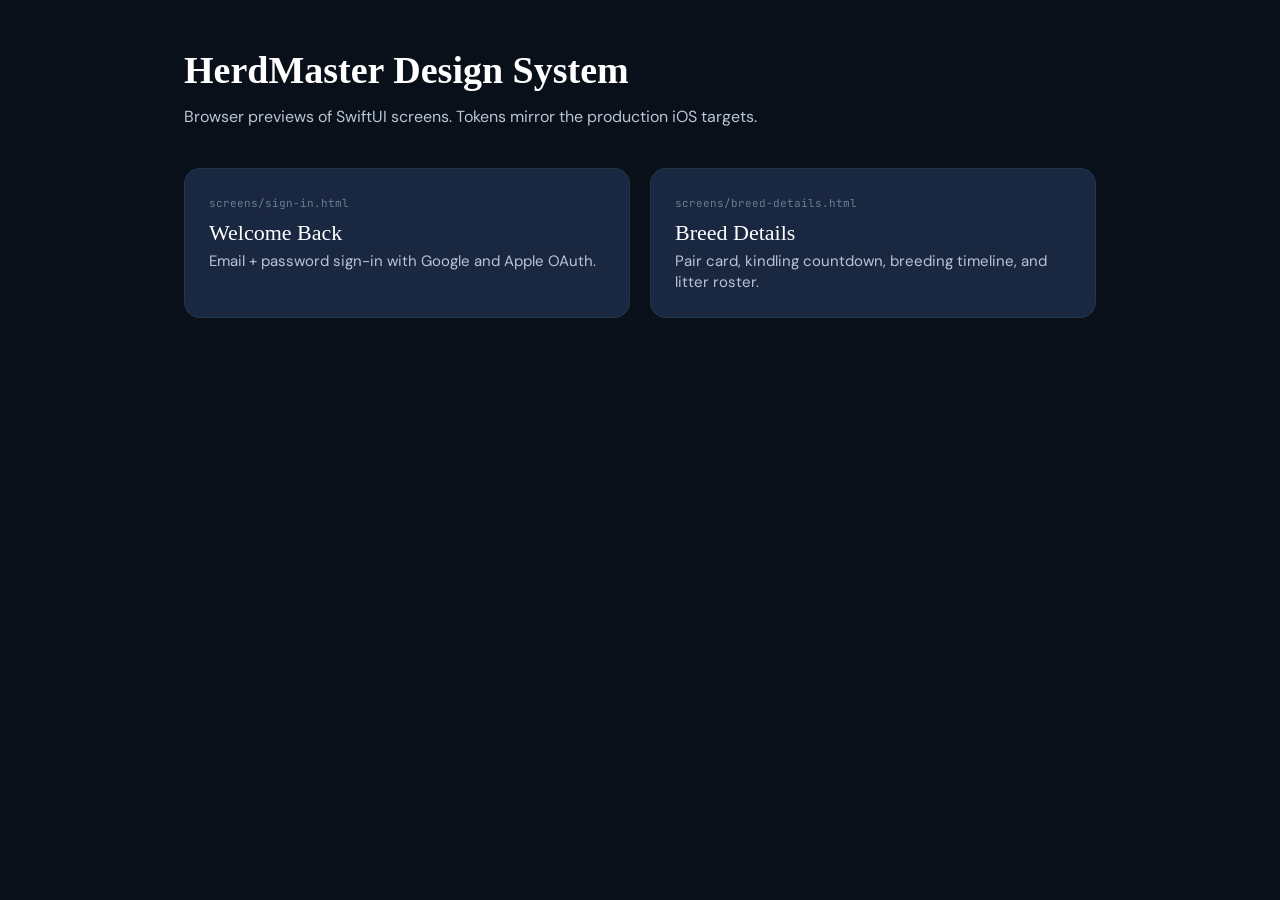
<file: Design/index.html>
<!DOCTYPE html>
<html lang="en">
<head>
<meta charset="UTF-8">
<meta name="viewport" content="width=device-width, initial-scale=1.0">
<title>HerdMaster — Design System</title>
<link rel="preconnect" href="https://fonts.googleapis.com">
<link rel="preconnect" href="https://fonts.gstatic.com" crossorigin>
<link href="https://fonts.googleapis.com/css2?family=DM+Serif+Display&family=DM+Sans:wght@400;500;700&family=Manrope:wght@400;500;700&family=JetBrains+Mono:wght@400;500&display=swap" rel="stylesheet">
<link rel="stylesheet" href="theme/index.css">
<style>
.hub { max-width: 960px; margin: 0 auto; padding: var(--space-12) var(--space-6); }
.hub__title { font-family: var(--font-display); font-size: var(--text-display-lg); margin-bottom: var(--space-3); }
.hub__intro { color: var(--color-text-secondary); font-size: var(--text-body-lg); line-height: var(--leading-normal); margin-bottom: var(--space-10); }
.hub__grid { display: grid; grid-template-columns: repeat(auto-fit, minmax(320px, 1fr)); gap: var(--space-5); }
.hub__card { background: var(--color-surface-card-solid); border: 1px solid var(--color-border-input); border-radius: var(--radius-lg); padding: var(--space-6); text-decoration: none; color: inherit; transition: border-color var(--duration-fast) var(--ease), transform var(--duration-fast) var(--ease); }
.hub__card:hover { border-color: var(--color-accent-shadow); transform: translateY(-2px); }
.hub__card-eyebrow { font-family: var(--font-mono); font-size: var(--text-micro); color: var(--color-text-muted); margin-bottom: var(--space-2); }
.hub__card-title { font-family: var(--font-display); font-size: var(--text-heading); margin-bottom: var(--space-2); }
.hub__card-desc { color: var(--color-text-secondary); font-size: var(--text-body); line-height: var(--leading-normal); }
</style>
</head>
<body>
<div class="hub">
    <h1 class="hub__title">HerdMaster Design System</h1>
    <p class="hub__intro">Browser previews of SwiftUI screens. Tokens mirror the production iOS targets.</p>
    <div class="hub__grid">
        <a class="hub__card" href="screens/sign-in.html">
            <div class="hub__card-eyebrow">screens/sign-in.html</div>
            <div class="hub__card-title">Welcome Back</div>
            <div class="hub__card-desc">Email + password sign-in with Google and Apple OAuth.</div>
        </a>
        <a class="hub__card" href="screens/breed-details.html">
            <div class="hub__card-eyebrow">screens/breed-details.html</div>
            <div class="hub__card-title">Breed Details</div>
            <div class="hub__card-desc">Pair card, kindling countdown, breeding timeline, and litter roster.</div>
        </a>
    </div>
</div>
</body>
</html>
</file>
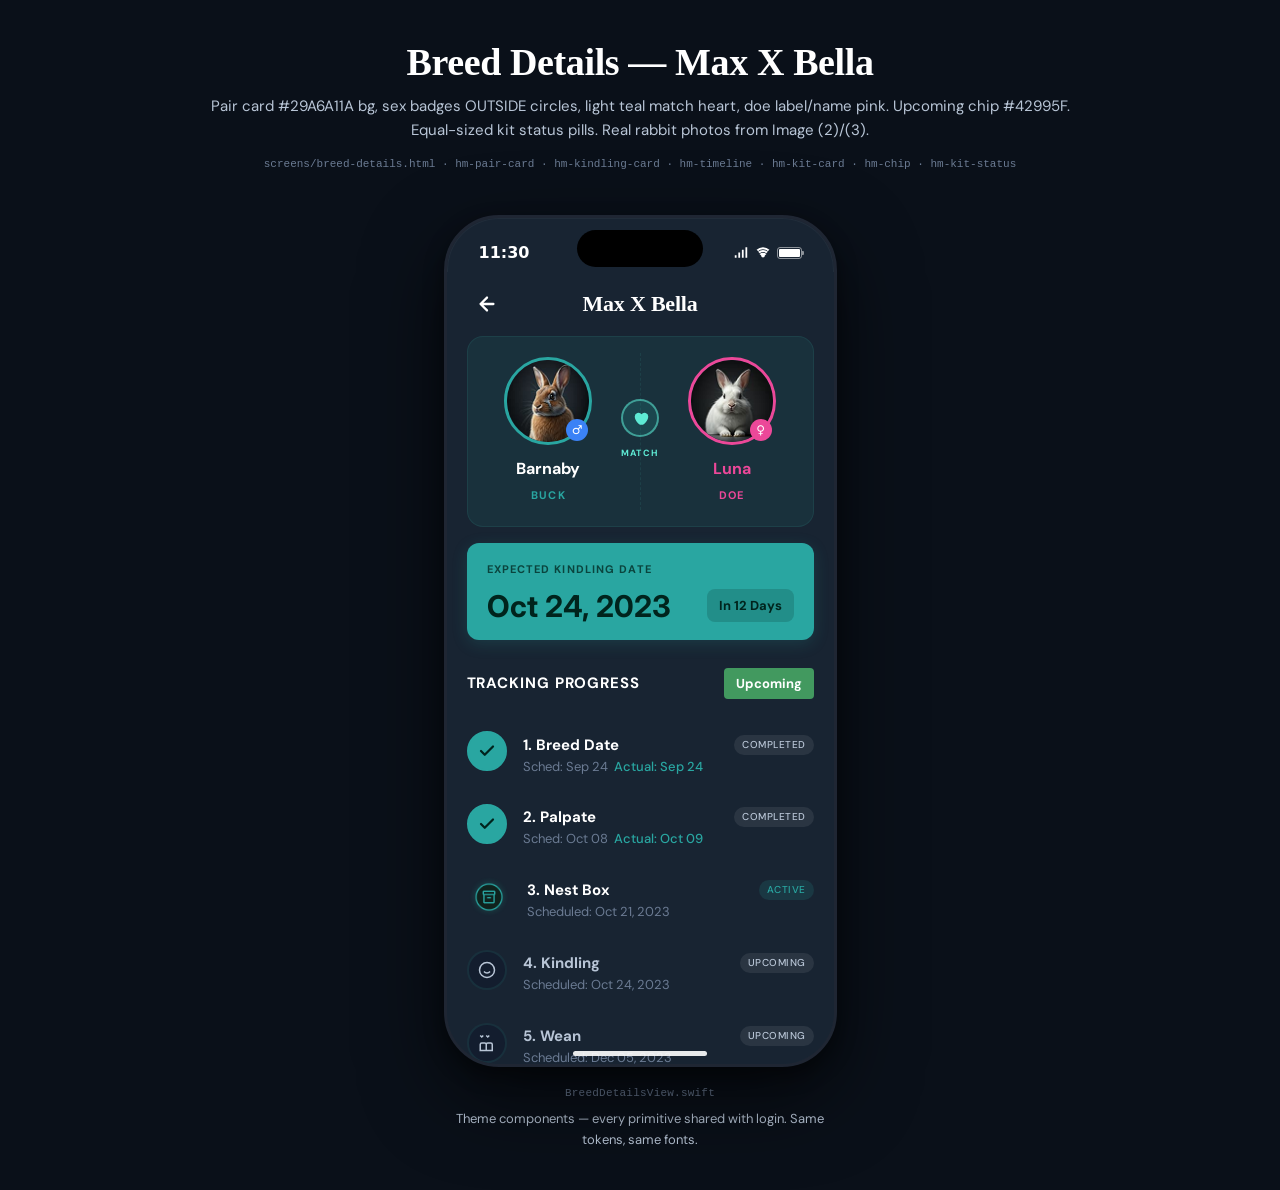
<file: Design/screens/breed-details.html>
<!DOCTYPE html>
<html lang="en">
<head>
<meta charset="UTF-8">
<meta name="viewport" content="width=device-width, initial-scale=1.0">
<title>HerdMaster — Breed Details</title>
<link rel="preconnect" href="https://fonts.googleapis.com">
<link rel="preconnect" href="https://fonts.gstatic.com" crossorigin>
<link href="https://fonts.googleapis.com/css2?family=DM+Serif+Display&family=DM+Sans:wght@400;500;700&family=Inter:wght@400;500;600;700&family=Manrope:wght@400;500;700&display=swap" rel="stylesheet">
<link rel="stylesheet" href="../theme/index.css">

<style>
.breed-details {
    flex: 1;
    overflow-y: auto;
    overscroll-behavior-y: contain;
    -webkit-overflow-scrolling: touch;
    scrollbar-width: none;
}
.breed-details::-webkit-scrollbar { display: none; }

.breed-details__body {
    padding: 0 var(--space-5) var(--space-8);
    display: flex;
    flex-direction: column;
    gap: var(--space-4);
}

.breed-details__section-header {
    display: flex;
    justify-content: space-between;
    align-items: center;
    padding-top: var(--space-3);
}
.breed-details__section-title {
    font-family: var(--font-body);
    font-weight: var(--weight-bold);
    font-size: var(--text-body);
    letter-spacing: 0.06em;
    text-transform: uppercase;
    color: var(--color-text-primary);
}
</style>
</head>
<body>

<div class="hm-page">
    <div class="hm-page__header">
        <h1>Breed Details — Max X Bella</h1>
        <p>Pair card #29A6A11A bg, sex badges OUTSIDE circles, light teal match heart, doe label/name pink. Upcoming chip #42995F. Equal-sized kit status pills. Real rabbit photos from Image (2)/(3).</p>
        <div class="hm-meta">screens/breed-details.html · hm-pair-card · hm-kindling-card · hm-timeline · hm-kit-card · hm-chip · hm-kit-status</div>
    </div>

    <div class="hm-device-grid">
        <div>
            <div class="hm-device">
                <div class="hm-statusbar">
                    <span class="hm-statusbar__time">11:30</span>
                    <div class="hm-statusbar__icons">
                        <svg viewBox="0 0 18 12"><path d="M2 9h2v3H2zM6 6h2v6H6zM10 3h2v9h-2zM14 0h2v12h-2z"/></svg>
                        <svg viewBox="0 0 16 12"><path d="M8 2.5c2 0 3.8.8 5.2 2L15 3a10 10 0 0 0-14 0l1.8 1.5C4.2 3.3 6 2.5 8 2.5zm0 3c1.4 0 2.6.5 3.5 1.3l1.8-1.5a8 8 0 0 0-10.6 0L4.5 6.8c1-.8 2.1-1.3 3.5-1.3zm0 3c.8 0 1.5.3 2 .7l1.8-1.5a6 6 0 0 0-7.6 0L6 9.2c.5-.4 1.2-.7 2-.7zm0 3a2 2 0 1 0 0-4 2 2 0 0 0 0 4z"/></svg>
                        <div class="hm-battery"><span class="hm-battery__fill"></span></div>
                    </div>
                </div>

                <div class="hm-screen">
                    <nav class="hm-navbar">
                        <button class="hm-navbar__back" aria-label="Back">
                            <svg viewBox="0 0 24 24" fill="none" stroke="currentColor" stroke-width="2.5" stroke-linecap="round" stroke-linejoin="round">
                                <path d="M19 12H5M12 19l-7-7 7-7"/>
                            </svg>
                        </button>
                        <h1 class="hm-navbar__title">Max X Bella</h1>
                        <button class="hm-navbar__action" aria-hidden="true"></button>
                    </nav>

                    <div class="breed-details">
                        <div class="breed-details__body">

                            <!-- Pair card -->
                            <div class="hm-pair-card">
                                <div class="hm-pair-card__side">
                                    <div class="hm-avatar hm-avatar--lg hm-avatar--buck">
                                        <img class="hm-avatar__img" src="../assets/photos/rabbit-barnaby.png" alt="Barnaby">
                                        <span class="hm-avatar__sex hm-avatar__sex--buck">♂</span>
                                    </div>
                                    <div class="hm-pair-card__name">Barnaby</div>
                                    <div class="hm-pair-card__sex-label">BUCK</div>
                                </div>

                                <div class="hm-pair-card__match">
                                    <div class="hm-pair-card__match-icon">
                                        <svg viewBox="0 0 24 24"><path d="M12 21s-7-4.5-7-11a5 5 0 0 1 9-3 5 5 0 0 1 9 3c0 6.5-7 11-7 11z"/></svg>
                                    </div>
                                    <div class="hm-pair-card__match-label">MATCH</div>
                                </div>

                                <div class="hm-pair-card__side">
                                    <div class="hm-avatar hm-avatar--lg hm-avatar--doe">
                                        <img class="hm-avatar__img" src="../assets/photos/rabbit-luna.png" alt="Luna">
                                        <span class="hm-avatar__sex hm-avatar__sex--doe">♀</span>
                                    </div>
                                    <div class="hm-pair-card__name hm-pair-card__name--doe">Luna</div>
                                    <div class="hm-pair-card__sex-label hm-pair-card__sex-label--doe">DOE</div>
                                </div>
                            </div>

                            <!-- Kindling card with Inter Bold 30/36px date -->
                            <div class="hm-kindling-card">
                                <div class="hm-kindling-card__label">EXPECTED KINDLING DATE</div>
                                <div class="hm-kindling-card__row">
                                    <div class="hm-kindling-card__date">Oct 24, 2023</div>
                                    <div class="hm-kindling-card__chip">In 12 Days</div>
                                </div>
                            </div>

                            <!-- Tracking Progress with #42995F Upcoming chip -->
                            <div class="breed-details__section-header">
                                <span class="breed-details__section-title">Tracking Progress</span>
                                <button class="hm-chip hm-chip--success">Upcoming</button>
                            </div>

                            <ol class="hm-timeline">
                                <li class="hm-timeline__item hm-timeline__item--completed">
                                    <span class="hm-timeline__marker">
                                        <svg viewBox="0 0 24 24" fill="none" stroke="currentColor" stroke-width="3" stroke-linecap="round" stroke-linejoin="round"><path d="M20 6L9 17l-5-5"/></svg>
                                    </span>
                                    <div class="hm-timeline__body">
                                        <div class="hm-timeline__row">
                                            <span class="hm-timeline__title">1. Breed Date</span>
                                            <span class="hm-badge hm-badge--neutral">COMPLETED</span>
                                        </div>
                                        <div class="hm-timeline__meta">
                                            Sched: Sep 24 &nbsp;<span class="hm-timeline__meta-accent">Actual: Sep 24</span>
                                        </div>
                                    </div>
                                </li>

                                <li class="hm-timeline__item hm-timeline__item--completed">
                                    <span class="hm-timeline__marker">
                                        <svg viewBox="0 0 24 24" fill="none" stroke="currentColor" stroke-width="3" stroke-linecap="round" stroke-linejoin="round"><path d="M20 6L9 17l-5-5"/></svg>
                                    </span>
                                    <div class="hm-timeline__body">
                                        <div class="hm-timeline__row">
                                            <span class="hm-timeline__title">2. Palpate</span>
                                            <span class="hm-badge hm-badge--neutral">COMPLETED</span>
                                        </div>
                                        <div class="hm-timeline__meta">
                                            Sched: Oct 08 &nbsp;<span class="hm-timeline__meta-accent">Actual: Oct 09</span>
                                        </div>
                                    </div>
                                </li>

                                <li class="hm-timeline__item hm-timeline__item--active">
                                    <span class="hm-timeline__marker hm-timeline__marker--image">
                                        <img src="../assets/icons/icon-nest-box.png" alt="Nest Box">
                                    </span>
                                    <div class="hm-timeline__body">
                                        <div class="hm-timeline__row">
                                            <span class="hm-timeline__title">3. Nest Box</span>
                                            <span class="hm-badge hm-badge--accent">ACTIVE</span>
                                        </div>
                                        <div class="hm-timeline__meta">Scheduled: Oct 21, 2023</div>
                                    </div>
                                </li>

                                <li class="hm-timeline__item hm-timeline__item--upcoming">
                                    <span class="hm-timeline__marker">
                                        <svg viewBox="0 0 24 24" fill="none" stroke="currentColor" stroke-width="2"><circle cx="12" cy="12" r="10"/><path d="M8 14s1.5 2 4 2 4-2 4-2M9 9h.01M15 9h.01"/></svg>
                                    </span>
                                    <div class="hm-timeline__body">
                                        <div class="hm-timeline__row">
                                            <span class="hm-timeline__title">4. Kindling</span>
                                            <span class="hm-badge hm-badge--neutral">UPCOMING</span>
                                        </div>
                                        <div class="hm-timeline__meta">Scheduled: Oct 24, 2023</div>
                                    </div>
                                </li>

                                <li class="hm-timeline__item hm-timeline__item--upcoming">
                                    <span class="hm-timeline__marker">
                                        <svg viewBox="0 0 24 24" fill="none" stroke="currentColor" stroke-width="2"><path d="M3 2l2 2 2-2M11 2l2 2 2-2M3 14a2 2 0 0 1 2-2h4a2 2 0 0 1 2 2v8H3v-8zM11 14a2 2 0 0 1 2-2h4a2 2 0 0 1 2 2v8h-8v-8z"/></svg>
                                    </span>
                                    <div class="hm-timeline__body">
                                        <div class="hm-timeline__row">
                                            <span class="hm-timeline__title">5. Wean</span>
                                            <span class="hm-badge hm-badge--neutral">UPCOMING</span>
                                        </div>
                                        <div class="hm-timeline__meta">Scheduled: Dec 05, 2023</div>
                                    </div>
                                </li>

                                <li class="hm-timeline__item hm-timeline__item--upcoming">
                                    <span class="hm-timeline__marker">
                                        <svg viewBox="0 0 24 24" fill="none" stroke="currentColor" stroke-width="2"><path d="M21 12a9 9 0 1 1-2.64-6.36L21 8M21 3v5h-5"/></svg>
                                    </span>
                                    <div class="hm-timeline__body">
                                        <div class="hm-timeline__row">
                                            <span class="hm-timeline__title">6. Rebreed</span>
                                            <span class="hm-badge hm-badge--neutral">UPCOMING</span>
                                        </div>
                                        <div class="hm-timeline__meta">Scheduled: Dec 12, 2023</div>
                                    </div>
                                </li>
                            </ol>

                            <!-- Litter section -->
                            <div class="breed-details__section-header">
                                <span class="breed-details__section-title">Litter Arrived</span>
                                <a href="#" class="hm-link">
                                    VIEW ALL
                                    <svg viewBox="0 0 24 24" fill="none" stroke="currentColor" stroke-width="2.5" style="width: 12px; height: 12px; margin-left: 2px; vertical-align: middle;"><path d="M7 17L17 7M7 7h10v10"/></svg>
                                </a>
                            </div>

                            <div class="hm-stack hm-stack--gap-2">
                                <div class="hm-kit-card">
                                    <div class="hm-avatar hm-avatar--md hm-avatar--unknown">
                                        <img class="hm-avatar__img" src="../assets/photos/kit-max.png" alt="Max">
                                    </div>
                                    <div class="hm-kit-card__body">
                                        <div class="hm-kit-card__name">Max</div>
                                        <div class="hm-kit-card__meta">Date Bred: Apr 10, 2024</div>
                                    </div>
                                    <span class="hm-kit-status hm-kit-status--missed">Missed</span>
                                </div>

                                <div class="hm-kit-card">
                                    <div class="hm-avatar hm-avatar--md hm-avatar--unknown">
                                        <img class="hm-avatar__img" src="../assets/photos/kit-doe.png" alt="Doe">
                                    </div>
                                    <div class="hm-kit-card__body">
                                        <div class="hm-kit-card__name">Doe</div>
                                        <div class="hm-kit-card__meta">Date Bread: Mar 2, 2025</div>
                                        <div class="hm-kit-card__meta">Kindling: Jun 12, 2025</div>
                                    </div>
                                    <span class="hm-kit-status hm-kit-status--alive">Alive</span>
                                </div>

                                <div class="hm-kit-card">
                                    <div class="hm-avatar hm-avatar--md hm-avatar--unknown">
                                        <img class="hm-avatar__img" src="../assets/photos/kit-buck.png" alt="Buck">
                                    </div>
                                    <div class="hm-kit-card__body">
                                        <div class="hm-kit-card__name">Buck</div>
                                        <div class="hm-kit-card__meta">Date Bread: Mar 2, 2025</div>
                                        <div class="hm-kit-card__meta">Kindling: Jun 12, 2025</div>
                                    </div>
                                    <span class="hm-kit-status hm-kit-status--dead">Dead</span>
                                </div>
                            </div>

                        </div>
                    </div>
                </div>

                <div class="hm-home-indicator"></div>
            </div>
            <div class="hm-device-label">BreedDetailsView.swift</div>
            <div class="hm-device-description">Theme components — every primitive shared with login. Same tokens, same fonts.</div>
        </div>
    </div>
</div>

</body>
</html>
</file>
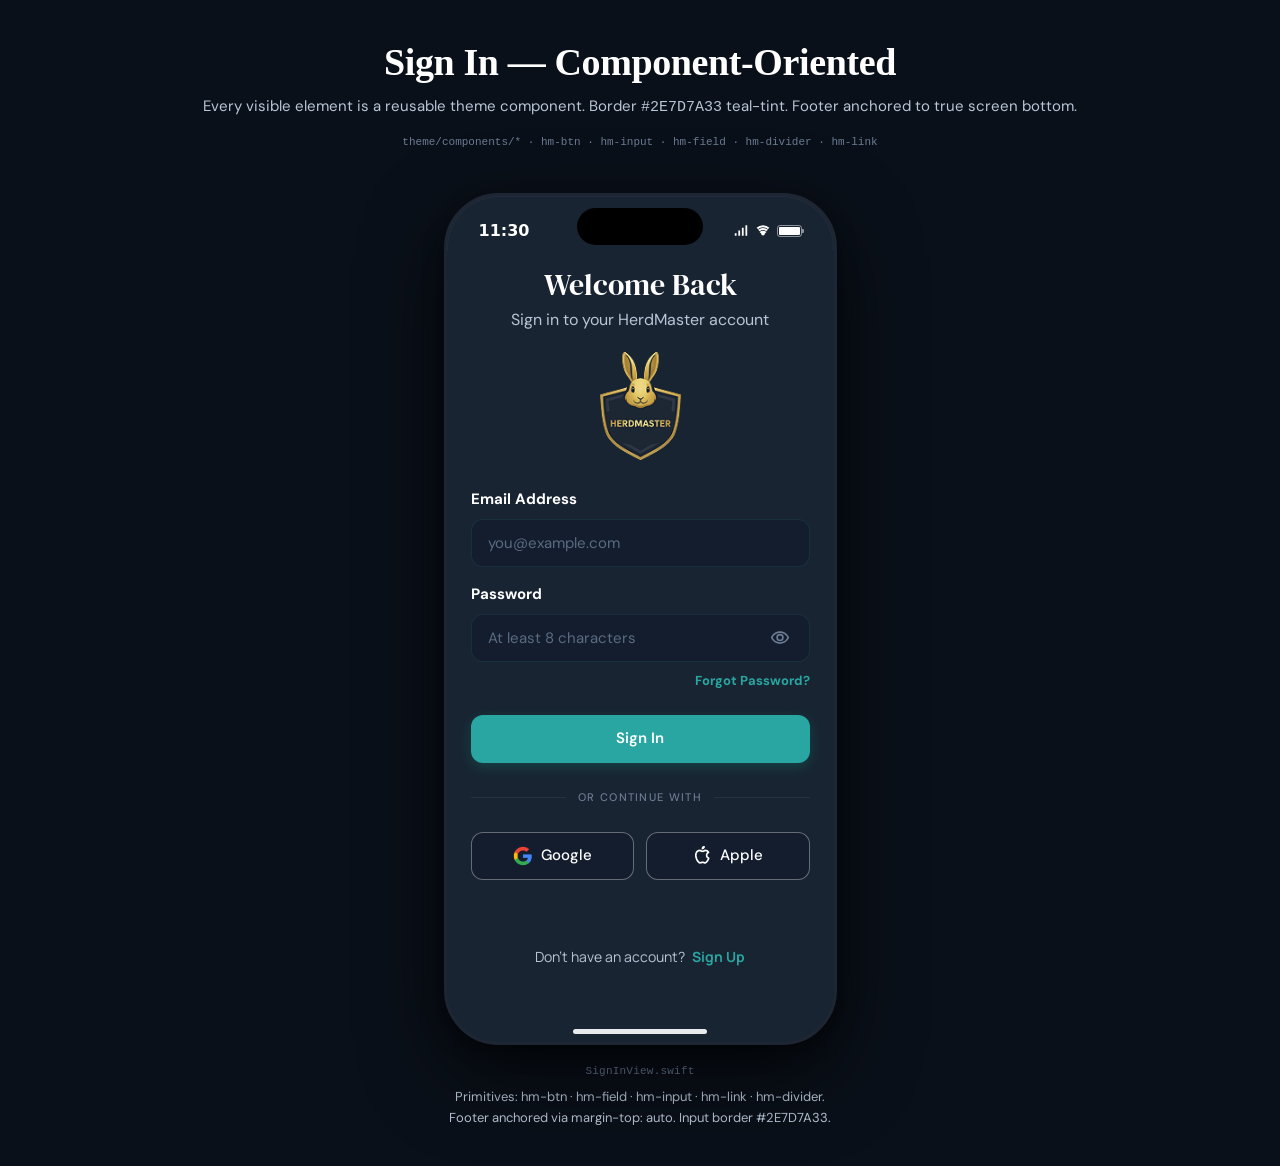
<file: Design/screens/sign-in.html>
<!DOCTYPE html>
<html lang="en">
<head>
<meta charset="UTF-8">
<meta name="viewport" content="width=device-width, initial-scale=1.0">
<title>HerdMaster — Sign In</title>
<link rel="preconnect" href="https://fonts.googleapis.com">
<link rel="preconnect" href="https://fonts.gstatic.com" crossorigin>
<link href="https://fonts.googleapis.com/css2?family=DM+Serif+Display:ital@0;1&family=DM+Sans:wght@400;500;700&family=Manrope:wght@400;500;600;700&display=swap" rel="stylesheet">
<link rel="stylesheet" href="../theme/index.css">

<style>
/* Screen-local composition. All primitives come from theme/. */
.sign-in {
    flex: 1;
    padding: var(--space-5) var(--space-6) var(--space-6);
    display: flex;
    flex-direction: column;
}

.sign-in__hero {
    text-align: center;
    margin-bottom: var(--space-6);
}
.sign-in__hero-title {
    font-family: 'DM Serif Display', Georgia, serif;
    font-weight: 400;
    font-size: 30px;
    line-height: 100%;
    letter-spacing: 0;
    margin-bottom: var(--space-3);
}
.sign-in__hero-subtitle {
    font-family: var(--font-body);
    font-weight: var(--weight-regular);
    font-size: var(--text-body-lg);
    line-height: var(--leading-tight);
    color: var(--color-text-secondary);
}

.sign-in__brand {
    margin: 0 auto var(--space-8);
    width: 84px;
    height: 108px;
}
.sign-in__brand img { width: 100%; height: 100%; object-fit: contain; }

/* Footer sits visually centered between OAuth row and screen bottom */
.sign-in__footer-wrap {
    flex: 1;
    display: flex;
    align-items: center;
    justify-content: center;
    padding-top: var(--space-4);
}
.sign-in__footer {
    font-family: 'Manrope', -apple-system, system-ui, sans-serif;
    font-weight: 400;
    font-size: 14px;
    line-height: 20px;
    letter-spacing: 0;
    text-align: center;
    color: var(--color-text-secondary);
    margin: 0;
}
.sign-in__footer a {
    font-family: 'Manrope', -apple-system, system-ui, sans-serif;
    font-weight: 700;
    font-size: 14px;
    line-height: 20px;
    color: var(--color-accent);
    margin-left: var(--space-1);
}
</style>
</head>
<body>

<div class="hm-page">
    <div class="hm-page__header">
        <h1>Sign In — Component-Oriented</h1>
        <p>Every visible element is a reusable theme component. Border <code>#2E7D7A33</code> teal-tint. Footer anchored to true screen bottom.</p>
        <div class="hm-meta">theme/components/* · hm-btn · hm-input · hm-field · hm-divider · hm-link</div>
    </div>

    <div class="hm-device-grid">
        <div>
            <div class="hm-device">
                <div class="hm-statusbar">
                    <span class="hm-statusbar__time">11:30</span>
                    <div class="hm-statusbar__icons">
                        <svg viewBox="0 0 18 12"><path d="M2 9h2v3H2zM6 6h2v6H6zM10 3h2v9h-2zM14 0h2v12h-2z"/></svg>
                        <svg viewBox="0 0 16 12"><path d="M8 2.5c2 0 3.8.8 5.2 2L15 3a10 10 0 0 0-14 0l1.8 1.5C4.2 3.3 6 2.5 8 2.5zm0 3c1.4 0 2.6.5 3.5 1.3l1.8-1.5a8 8 0 0 0-10.6 0L4.5 6.8c1-.8 2.1-1.3 3.5-1.3zm0 3c.8 0 1.5.3 2 .7l1.8-1.5a6 6 0 0 0-7.6 0L6 9.2c.5-.4 1.2-.7 2-.7zm0 3a2 2 0 1 0 0-4 2 2 0 0 0 0 4z"/></svg>
                        <div class="hm-battery"><span class="hm-battery__fill"></span></div>
                    </div>
                </div>

                <div class="hm-screen">
                    <div class="sign-in">

                        <!-- Hero -->
                        <div class="sign-in__hero">
                            <h1 class="sign-in__hero-title">Welcome Back</h1>
                            <p class="sign-in__hero-subtitle">Sign in to your HerdMaster account</p>
                        </div>

                        <!-- Brand -->
                        <div class="sign-in__brand">
                            <img src="../assets/logos/herdmaster-shield.png" alt="HerdMaster">
                        </div>

                        <!-- Form -->
                        <div class="hm-stack hm-stack--gap-5">

                            <div class="hm-field">
                                <label class="hm-field__label">Email Address</label>
                                <div class="hm-field__control">
                                    <input type="email" class="hm-input" placeholder="you@example.com">
                                </div>
                            </div>

                            <div class="hm-field">
                                <label class="hm-field__label">Password</label>
                                <div class="hm-field__control hm-field__control--suffix">
                                    <input type="password" class="hm-input" placeholder="At least 8 characters">
                                    <button type="button" class="hm-field__icon" aria-label="Toggle visibility">
                                        <svg viewBox="0 0 24 24" fill="currentColor"><path d="M12 6a9.77 9.77 0 0 1 8.82 5.5 9.77 9.77 0 0 1-17.64 0A9.77 9.77 0 0 1 12 6m0-2C7 4 2.73 7.11 1 11.5 2.73 15.89 7 19 12 19s9.27-3.11 11-7.5C21.27 7.11 17 4 12 4zm0 5a2.5 2.5 0 1 1 0 5 2.5 2.5 0 0 1 0-5m0-2a4.5 4.5 0 1 0 0 9 4.5 4.5 0 0 0 0-9z"/></svg>
                                    </button>
                                </div>
                                <div class="hm-field__meta">
                                    <a href="#" class="hm-link">Forgot Password?</a>
                                </div>
                            </div>

                        </div>

                        <!-- Sign In CTA with breathing room -->
                        <button class="hm-btn hm-btn--primary hm-btn--lg hm-btn--block" style="margin-top: var(--space-6);">
                            Sign In
                        </button>

                        <!-- Divider with generous spacing -->
                        <div class="hm-divider" style="margin: var(--space-6) 0;">OR CONTINUE WITH</div>

                        <!-- OAuth -->
                        <div class="hm-row hm-row--gap-3">
                            <button class="hm-btn hm-btn--secondary hm-btn--lg hm-fill">
                                <img src="../assets/icons/icon-google.png" alt="">
                                Google
                            </button>
                            <button class="hm-btn hm-btn--secondary hm-btn--lg hm-fill">
                                <img src="../assets/icons/icon-apple.png" alt="">
                                Apple
                            </button>
                        </div>

                        <!-- Footer vertically centered between OAuth row and screen bottom -->
                        <div class="sign-in__footer-wrap">
                            <p class="sign-in__footer">
                                Don't have an account?
                                <a href="#">Sign Up</a>
                            </p>
                        </div>
                    </div>
                </div>

                <div class="hm-home-indicator"></div>
            </div>
            <div class="hm-device-label">SignInView.swift</div>
            <div class="hm-device-description">Primitives: hm-btn · hm-field · hm-input · hm-link · hm-divider. Footer anchored via margin-top: auto. Input border #2E7D7A33.</div>
        </div>
    </div>
</div>

</body>
</html>
</file>
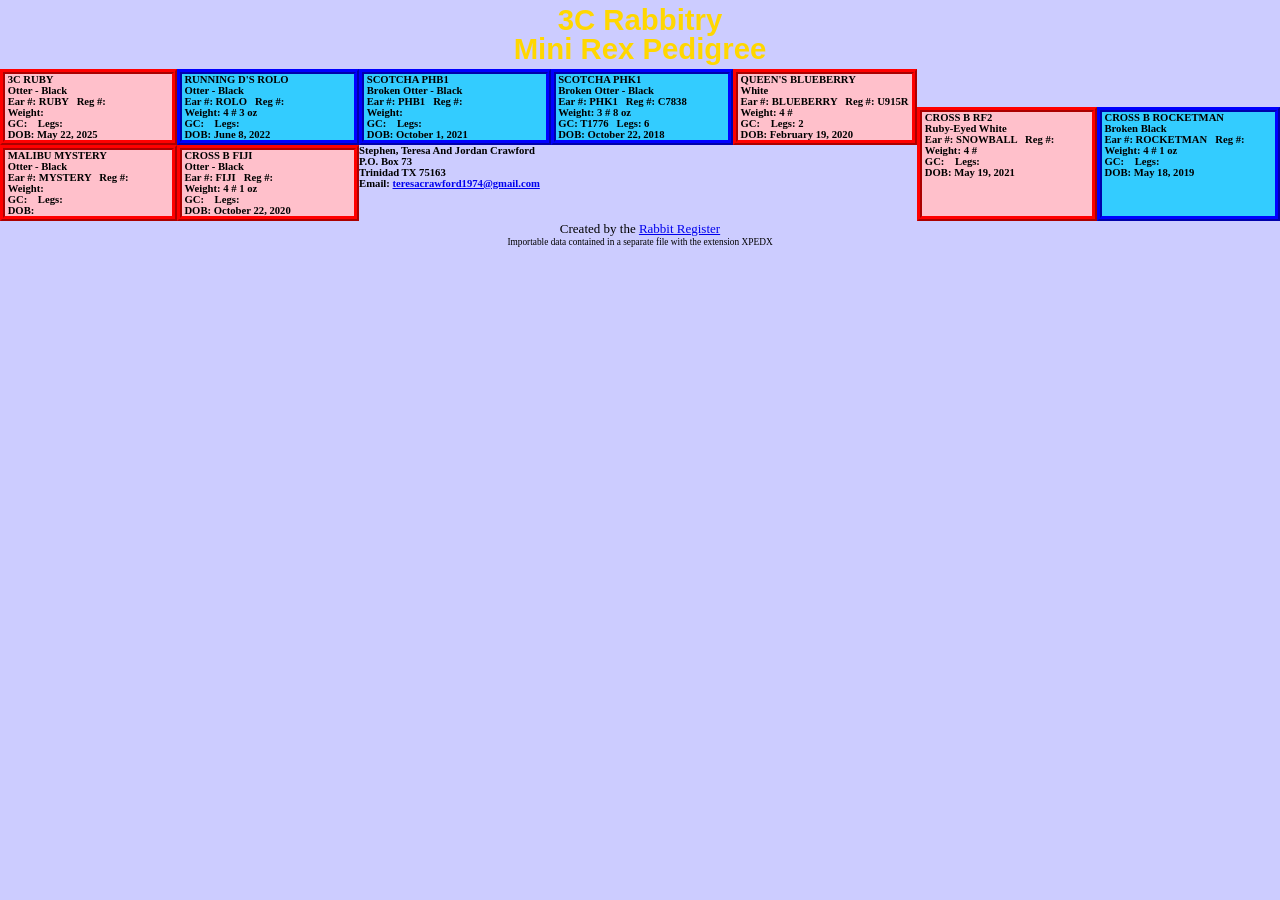
<file: Tests/HerdMasterCoreTests/Resources/evans-sample.htm>
<!DOCTYPE HTML PUBLIC "-//W3C//DTD HTML 4.01 Transitional//EN" "http://www.w3.org/TR/html4/loose.dtd">
<HTML><Head>
<META NAME = "GENERATOR" CONTENT = "Rabbit Register by Evans Software">
<Title> RUBYEmail Pedigree</Title>
<style type="text/css">
body { background:#ccccff; font-size:7pt; text-align:center; font-family: "Times New Roman","Monotype Corsiva","Times New Roman"; margin:0pt; }
h1 { font-family: "Arial","Monotype Corsiva","Times New Roman"; font-size:22pt; line-height:70%; margin:6pt; text-align:center; color:#ffd700; padding-left:1.5em; padding-right:1.5em; }
table { margin-left:auto; margin-right:auto; }
td { font-weight:bold; font-size:8pt; text-align:left; vertical-align:top; padding: 0px; }
.female { width: 200px; background:pink; border: 4pt Ridge red; padding-left:2pt; padding-right:1pt; }
.male { width: 200px; background:#33ccff; border: 4pt Ridge blue; padding-left:2pt; padding-right:1pt; }
.neuter { width: 200px; background:lightgreen; border: 4pt Ridge green; padding-left:2pt; padding-right:1pt; }
</style>
</Head>
<Body>
<Table>
<TD class ="PedTitleFrame">
<h1>3C Rabbitry</h1>
<h1>Mini Rex Pedigree</h1>
</TD>
</TR>
</TABLE>
<Table border=0 cellspacing=0 class = "PedBodyFrame">
<TR>
<TD rowspan = "3" class = "female">
3C RUBY<BR>
Otter - Black<BR>
Ear #:&nbsp;RUBY&nbsp;&nbsp;&nbsp;Reg #:&nbsp; <BR>
Weight: <BR>
GC:&nbsp;&nbsp;&nbsp;&nbsp;Legs:&nbsp; <BR>
DOB:&nbsp;May&nbsp;22,&nbsp;2025<BR>
</TD>
<TD rowspan = "3" class = "male">
RUNNING D'S ROLO<BR>
Otter - Black<BR>
Ear #:&nbsp;ROLO&nbsp;&nbsp;&nbsp;Reg #:&nbsp; <BR>
Weight: 4 # 3 oz <BR>
GC:&nbsp;&nbsp;&nbsp;&nbsp;Legs:&nbsp; <BR>
DOB:&nbsp;June&nbsp;8,&nbsp;2022<BR>
</TD>
<TD rowspan = "3" class = "male">
SCOTCHA PHB1<BR>
Broken Otter - Black<BR>
Ear #:&nbsp;PHB1&nbsp;&nbsp;&nbsp;Reg #:&nbsp; <BR>
Weight: <BR>
GC:&nbsp;&nbsp;&nbsp;&nbsp;Legs:&nbsp; <BR>
DOB:&nbsp;October&nbsp;1,&nbsp;2021<BR>
</TD>
<TD rowspan = "3" class = "male">
SCOTCHA PHK1<BR>
Broken Otter - Black<BR>
Ear #:&nbsp;PHK1&nbsp;&nbsp;&nbsp;Reg #:&nbsp;C7838 <BR>
Weight: 3 # 8 oz <BR>
GC:&nbsp;T1776&nbsp;&nbsp;&nbsp;Legs:&nbsp;6 <BR>
DOB:&nbsp;October&nbsp;22,&nbsp;2018<BR>
</TD>
</TR>
<TR>
<TD rowspan = "3" class = "female">
QUEEN'S BLUEBERRY<BR>
White<BR>
Ear #:&nbsp;BLUEBERRY&nbsp;&nbsp;&nbsp;Reg #:&nbsp;U915R <BR>
Weight: 4 # <BR>
GC:&nbsp;&nbsp;&nbsp;&nbsp;Legs:&nbsp;2 <BR>
DOB:&nbsp;February&nbsp;19,&nbsp;2020<BR>
</TD>
</TR>
<TR>
<TD rowspan = "3" class = "female">
CROSS B RF2<BR>
Ruby-Eyed White<BR>
Ear #:&nbsp;SNOWBALL&nbsp;&nbsp;&nbsp;Reg #:&nbsp; <BR>
Weight: 4 # <BR>
GC:&nbsp;&nbsp;&nbsp;&nbsp;Legs:&nbsp; <BR>
DOB:&nbsp;May&nbsp;19,&nbsp;2021<BR>
</TD>
<TD rowspan = "3" class = "male">
CROSS B ROCKETMAN<BR>
Broken Black<BR>
Ear #:&nbsp;ROCKETMAN&nbsp;&nbsp;&nbsp;Reg #:&nbsp; <BR>
Weight: 4 # 1 oz <BR>
GC:&nbsp;&nbsp;&nbsp;&nbsp;Legs:&nbsp; <BR>
DOB:&nbsp;May&nbsp;18,&nbsp;2019<BR>
</TD>
</TR>
<TR>
<TD rowspan = "3" class = "female">
MALIBU MYSTERY<BR>
Otter - Black<BR>
Ear #:&nbsp;MYSTERY&nbsp;&nbsp;&nbsp;Reg #:&nbsp; <BR>
Weight: <BR>
GC:&nbsp;&nbsp;&nbsp;&nbsp;Legs:&nbsp; <BR>
DOB:&nbsp;<BR>
</TD>
<TD rowspan = "3" class = "female">
CROSS B FIJI<BR>
Otter - Black<BR>
Ear #:&nbsp;FIJI&nbsp;&nbsp;&nbsp;Reg #:&nbsp; <BR>
Weight: 4 # 1 oz <BR>
GC:&nbsp;&nbsp;&nbsp;&nbsp;Legs:&nbsp; <BR>
DOB:&nbsp;October&nbsp;22,&nbsp;2020<BR>
</TD>
</TR>
<TR>
<TD rowspan = "3">
Stephen, Teresa And Jordan Crawford<BR>
P.O. Box 73<BR>
Trinidad TX 75163<BR>
Email: <A HREF = "mailto:teresacrawford1974@gmail.com">teresacrawford1974@gmail.com</A><BR>
</TD>
</TR>
</Table>
<Center><font size = -1>Created by the <A HREF = "https://evsoft.us">Rabbit Register</A></font></Center>
Importable data contained in a separate file with the extension XPEDX
</Body>
</HTML>
</file>
<file: Design/theme/index.css>
/* ============================================
 * HerdMaster Theme — single import entry point
 * Include this ONE file on every preview page:
 *   <link rel="stylesheet" href="../theme/index.css">
 *
 * Order matters:
 *   1. tokens    → variables (no selectors beyond :root)
 *   2. base      → resets + element defaults
 *   3. components → reusable primitives (.hm-*)
 *   4. device    → preview-only iPhone frame
 * ============================================ */

@import url('tokens.css');
@import url('base.css');
@import url('components.css');
@import url('device.css');
</file>
